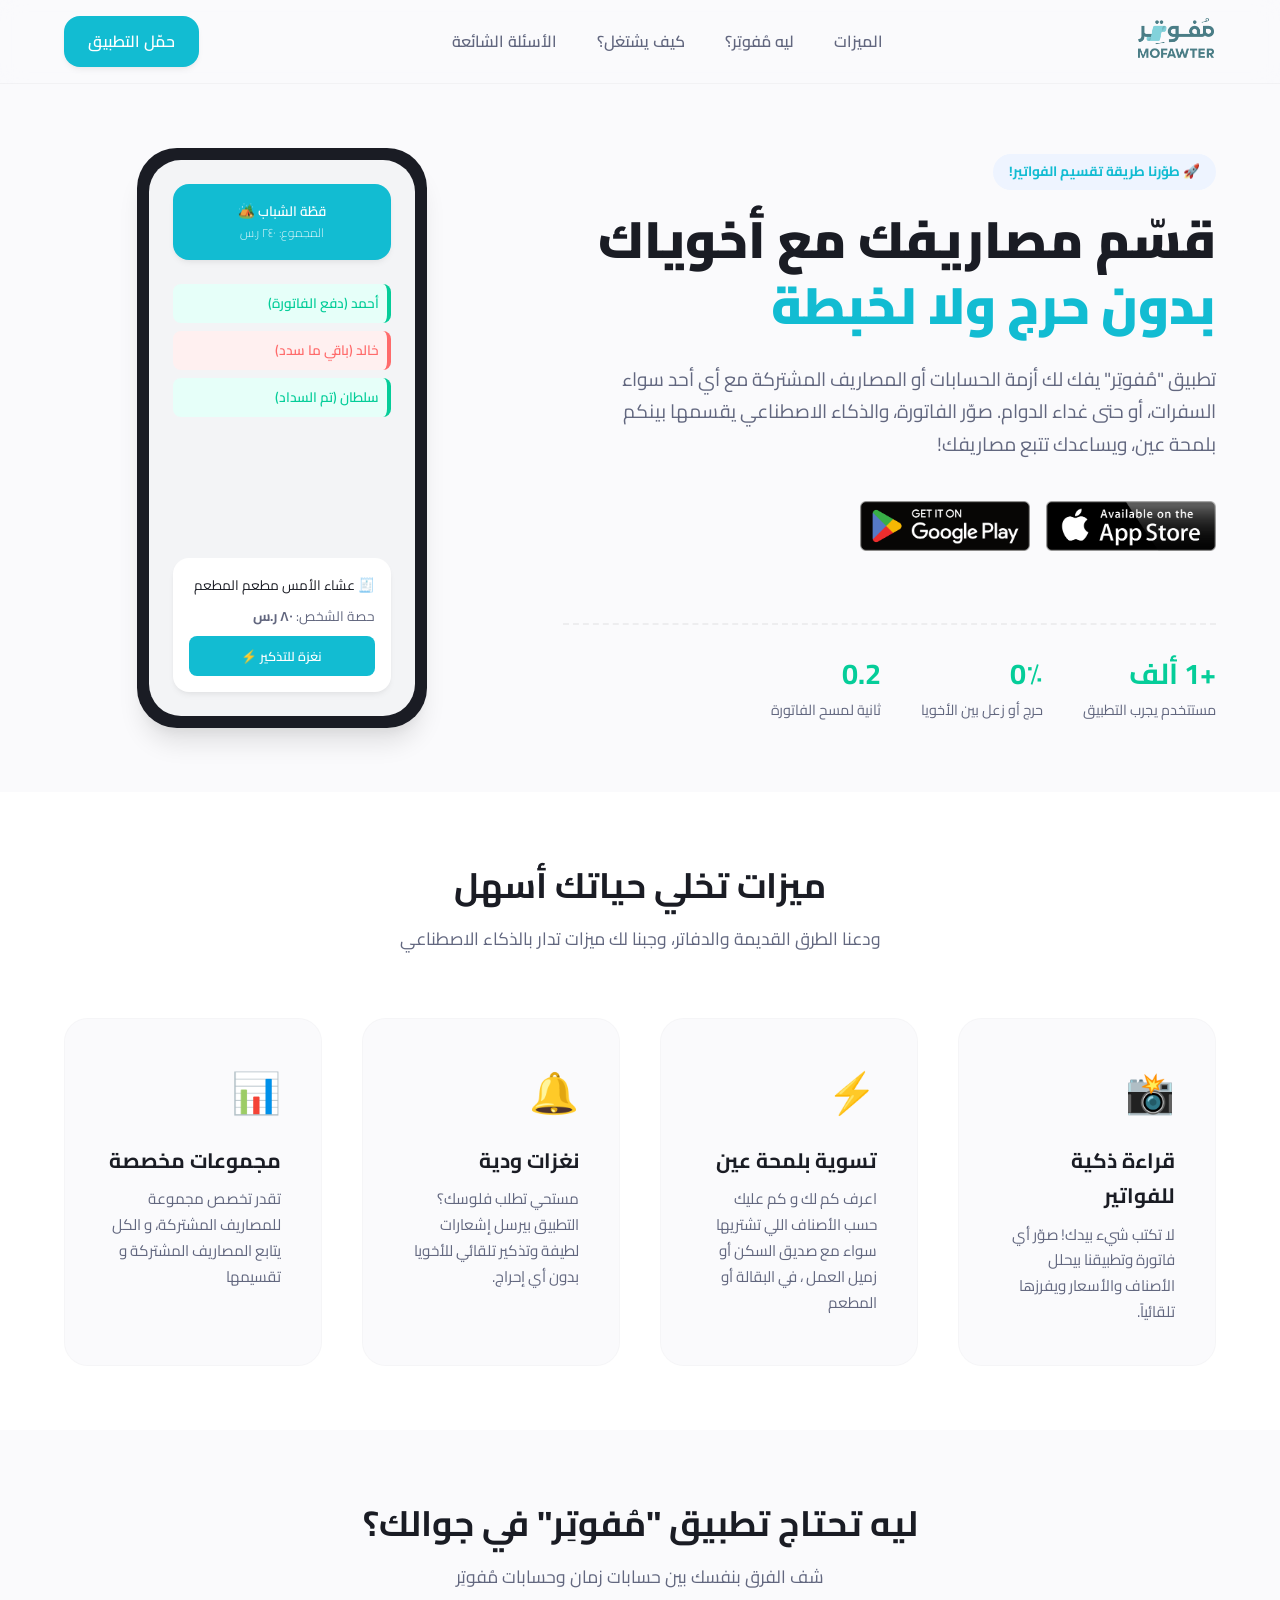
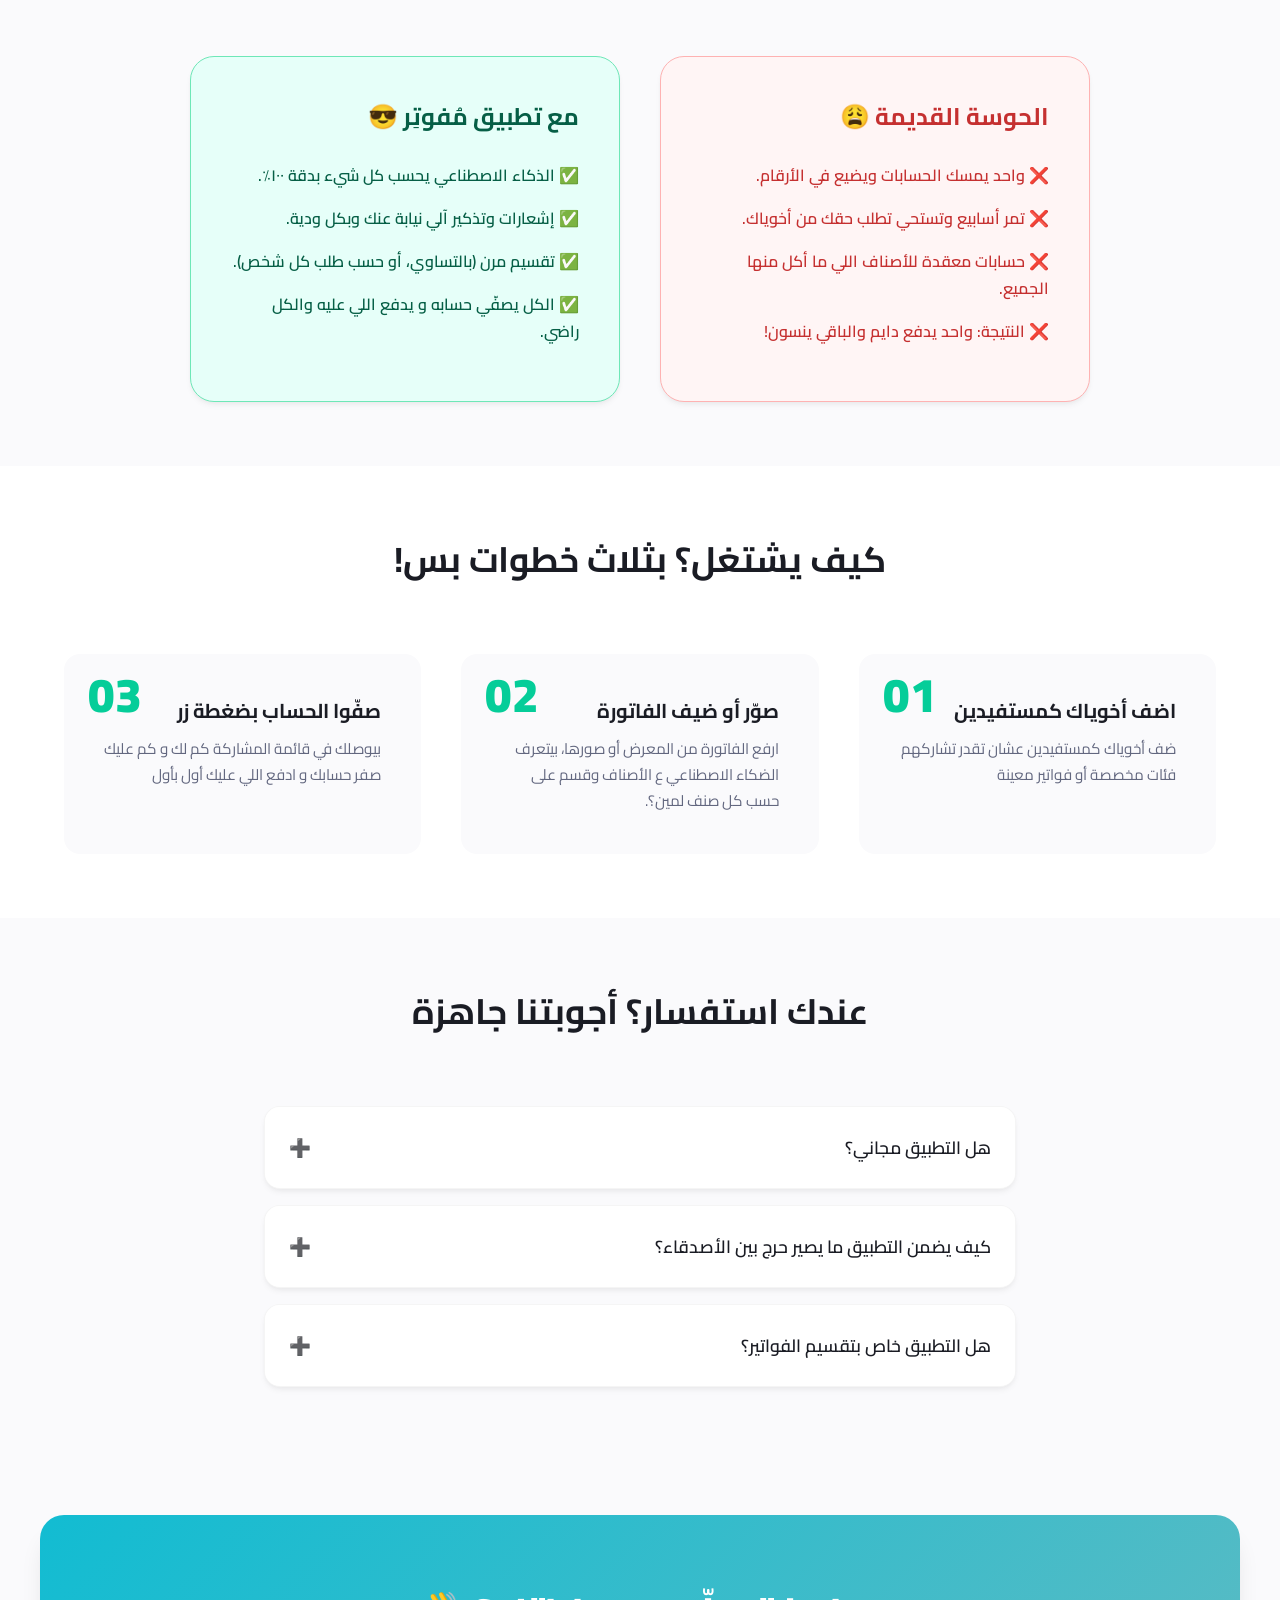
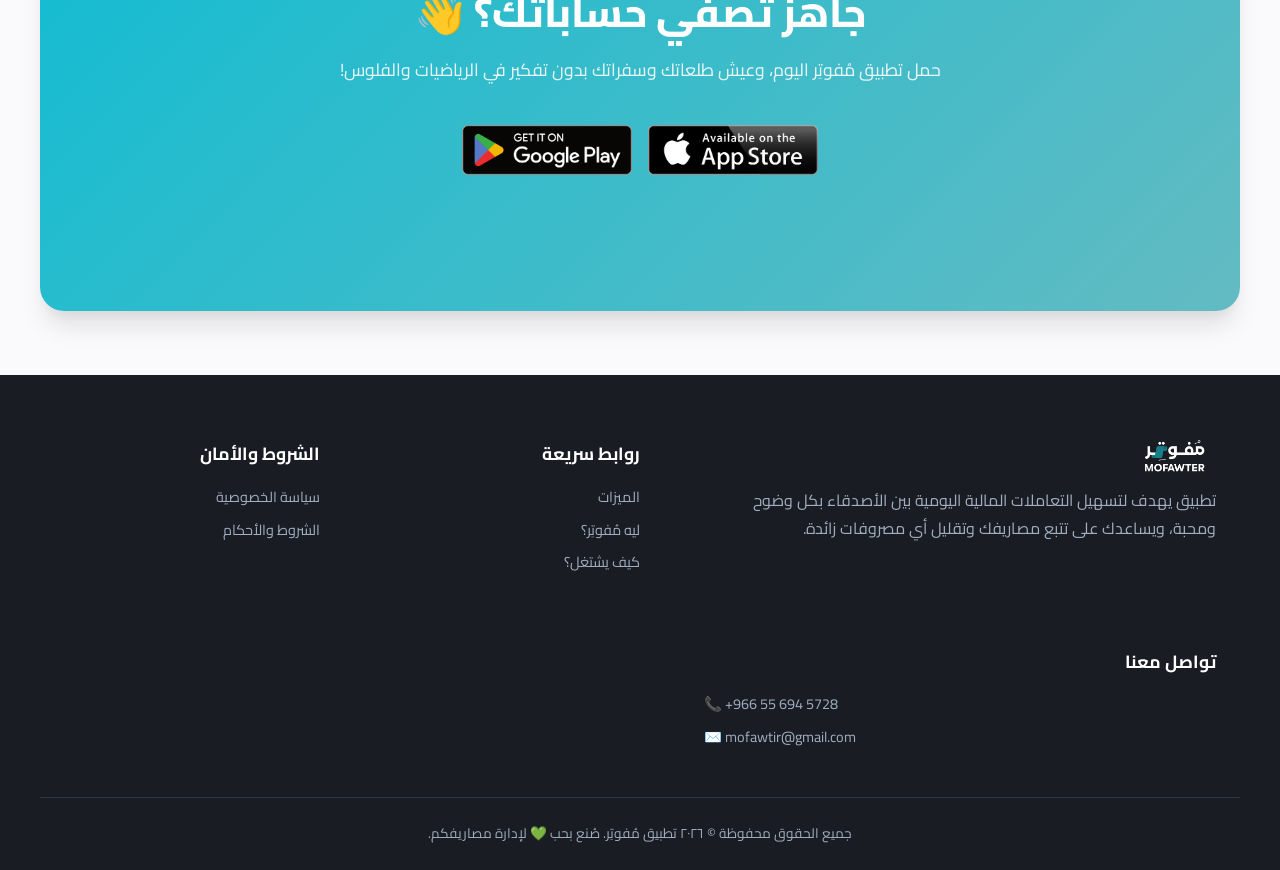
<file: index.html>
<!DOCTYPE html>
<html lang="ar" dir="rtl">
<head>
    <meta charset="UTF-8">
    <meta name="viewport" content="width=device-width, initial-scale=1.0">
    <title>تطبيق مُفوتِر | قسّم مصاريفك بدون احراج ولا لخبطة</title>
    <link rel="preconnect" href="https://fonts.googleapis.com">
    <link rel="preconnect" href="https://fonts.gstatic.com" crossorigin>
    <link href="https://fonts.googleapis.com/css2?family=Cairo:wght@300;400;600;700;900&display=swap" rel="stylesheet">
    <link rel="stylesheet" href="styles.css">
</head>
<body>

    <header class="main-header">
        <div class="container nav-container">
            <div class="logo">
                <span class="logo-icon">
                    <img src="Assets/logo.png" alt="logo" class="logo-img">
                </span>
                <!-- <span class="logo-text">مُفوتِر</span> -->
            </div>
            <nav class="nav-menu" id="navMenu">
                <a href="#features" class="nav-link">الميزات</a>
                <a href="#why-us" class="nav-link">ليه مُفوتِر؟</a>
                <a href="#how-it-works" class="nav-link">كيف يشتغل؟</a>
                <a href="#faq" class="nav-link">الأسئلة الشائعة</a>
                <a href="#download" class="btn btn-primary mobile-cta">حمّل التطبيق الآن</a>
            </nav>
            <div class="nav-actions">
                <a href="#download" class="btn btn-primary desktop-cta">حمّل التطبيق</a>
                <button class="menu-toggle" id="menuToggle" aria-label="قائمة التنقل">
                    <span></span>
                    <span></span>
                    <span></span>
                </button>
            </div>
        </div>
    </header>

    <main>
        <section class="hero-section" id="home">
            <div class="container hero-grid">
                <div class="hero-content reveal">
                    <span class="badge">🚀 طوّرنا طريقة تقسيم الفواتير!</span>
                    <h1 class="hero-title">قسّم مصاريفك مع أخوياك <span class="highlight">بدون حرج ولا لخبطة</span></h1>
                    <p class="hero-subtitle">تطبيق "مُفوتِر" يفك لك أزمة الحسابات أو المصاريف المشتركة مع أي أحد سواء السفرات، أو حتى غداء الدوام. صوّر الفاتورة، والذكاء الاصطناعي يقسمها بينكم بلمحة عين، ويساعدك تتبع مصاريفك!</p>
                    
                    <div class="cta-group">
                        
                        <a href="https://apps.apple.com/sa/app/mofawter-%D9%85-%D9%81%D9%88%D8%AA-%D8%B1/id6749479093" target="_blank" rel="noopener noreferrer">
                            <span class="store-icon">
                            <img src="Assets/AppStore.svg.png" alt="App Store" style="width:170px; height:auto; object-fit:contain;">
                            </span>
                        </a>
                        <a href="https://play.google.com/store/apps/details?id=com.mofawter.app" target="_blank" rel="noopener noreferrer">
                            <span class="store-icon">
                            <img src="Assets/PlayStore.svg.png" alt="Google Play" style="width:170px; height:auto; object-fit:contain;">
                            </span>
                        </a>
                    </div>

                    <div class="hero-stats">
                        <div class="stat-item">
                            <span class="stat-number">+1 ألف</span>
                            <span class="stat-label">مستتخدم يجرب التطبيق </span>
                        </div>
                        <div class="stat-item">
                            <span class="stat-number">0٪</span>
                            <span class="stat-label">حرج أو زعل بين الأخويا</span>
                        </div>
                        <div class="stat-item">
                            <span class="stat-number">0.2</span>
                            <span class="stat-label">ثانية لمسح الفاتورة</span>
                        </div>
                    </div>
                </div>

                <div class="hero-visual reveal">
                    <div class="phone-mockup">
                        <div class="phone-screen">
                            <div class="app-header">
                                <span>قطّة الشباب 🏕️</span>
                                <span class="app-balance">المجموع: ٢٤٠ ر.س</span>
                            </div>
                            <div class="app-users">
                                <div class="user-pill paid">أحمد (دفع الفاتورة)</div>
                                <div class="user-pill pending">خالد (باقي ما سدد)</div>
                                <div class="user-pill paid">سلطان (تم السداد)</div>
                            </div>
                            <div class="app-invoice-card">
                                <div class="invoice-title">🧾 عشاء الأمس مطعم المطعم</div>
                                <div class="invoice-split">حصة الشخص: <strong>٨٠ ر.س</strong></div>
                                <button class="app-action-btn">نغزة للتذكير ⚡</button>
                            </div>
                        </div>
                    </div>
                </div>
            </div>
        </section>

        <section class="features-section" id="features">
            <div class="container">
                <div class="section-header reveal">
                    <h2 class="section-title">ميزات تخلي حياتك أسهل</h2>
                    <p class="section-desc">ودعنا الطرق القديمة والدفاتر، وجبنا لك ميزات تدار بالذكاء الاصطناعي</p>
                </div>

                <div class="features-grid">
                    <div class="feature-card reveal">
                        <div class="feature-icon">📸</div>
                        <h3>قراءة ذكية للفواتير</h3>
                        <p>لا تكتب شيء بيدك! صوّر أي فاتورة وتطبيقنا بيحلل الأصناف والأسعار ويفرزها تلقائياً.</p>
                    </div>
                    <div class="feature-card reveal">
                        <div class="feature-icon">⚡</div>
                        <h3>تسوية بلمحة عين</h3>
                        <p>اعرف كم لك و كم عليك حسب الأصناف اللي تشتريها سواء مع صديق السكن أو زميل العمل ، في البقالة أو المطعم</p>
                    </div>
                    <div class="feature-card reveal">
                        <div class="feature-icon">🔔</div>
                        <h3>نغزات ودية</h3>
                        <p>مستحي تطلب فلوسك؟ التطبيق بيرسل إشعارات لطيفة وتذكير تلقائي للأخويا بدون أي إحراج.</p>
                    </div>
                    <div class="feature-card reveal">
                        <div class="feature-icon">📊</div>
                        <h3>مجموعات مخصصة</h3>
                        <p>تقدر تخصص مجموعة للمصاريف المشتركة، و الكل يتابع المصاريف المشتركة و تقسيمها</p>
                    </div>
                </div>
            </div>
        </section>

        <section class="why-us-section" id="why-us">
            <div class="container">
                <div class="section-header reveal">
                    <h2 class="section-title">ليه تحتاج تطبيق "مُفوتِر" في جوالك؟</h2>
                    <p class="section-desc font-friendly">شف الفرق بنفسك بين حسابات زمان وحسابات مُفوتِر</p>
                </div>

                <div class="comparison-container reveal">
                    <div class="comp-box bad">
                        <h3>الحوسة القديمة 😩</h3>
                        <ul>
                            <li>❌ واحد يمسك الحسابات ويضيع في الأرقام.</li>
                            <li>❌ تمر أسابيع وتستحي تطلب حقك من أخوياك.</li>
                            <li>❌ حسابات معقدة للأصناف اللي ما أكل منها الجميع.</li>
                            <li>❌ النتيجة: واحد يدفع دايم والباقي ينسون!</li>
                        </ul>
                    </div>
                    <div class="comp-box good">
                        <h3>مع تطبيق مُفوتِر 😎</h3>
                        <ul>
                            <li>✅ الذكاء الاصطناعي يحسب كل شيء بدقة ١٠٠٪.</li>
                            <li>✅ إشعارات وتذكير آلي نيابة عنك وبكل ودية.</li>
                            <li>✅ تقسيم مرن (بالتساوي، أو حسب طلب كل شخص).</li>
                            <li>✅ الكل يصفّي حسابه و يدفع اللي عليه والكل راضي.</li>
                        </ul>
                    </div>
                </div>
            </div>
        </section>

        <section class="how-it-works-section" id="how-it-works">
            <div class="container">
                <div class="section-header reveal">
                    <h2 class="section-title">كيف يشتغل؟ بثلاث خطوات بس!</h2>
                </div>

                <div class="steps-grid">
                    <div class="step-card reveal">
                        <div class="step-number">01</div>
                        <h3>اضف أخوياك كمستفيدين</h3>
                        <p>ضف أخوياك كمستفيدين عشان تقدر تشاركهم فئات مخصصة أو فواتير معينة</p>
                    </div>
                    <div class="step-card reveal">
                        <div class="step-number">02</div>
                        <h3>صوّر أو ضيف الفاتورة</h3>
                        <p>ارفع الفاتورة من المعرض أو صورها، بيتعرف الضكاء الاصطناعي ع الأصناف  وقسم على حسب كل صنف لمين؟.</p>
                    </div>
                    <div class="step-card reveal">
                        <div class="step-number">03</div>
                        <h3>صفّوا الحساب بضغطة زر</h3>
                        <p>بيوصلك في قائمة المشاركة كم لك و كم عليك صفر حسابك و ادفع اللي عليك أول بأول</p>
                    </div>
                </div>
            </div>
        </section>

        <section class="faq-section" id="faq">
            <div class="container faq-container">
                <div class="section-header reveal">
                    <h2 class="section-title">عندك استفسار؟ أجوبتنا جاهزة</h2>
                </div>

                <div class="faq-list">
                    <div class="faq-item reveal">
                        <button class="faq-question">هل التطبيق مجاني؟ <span>➕</span></button>
                        <div class="faq-answer">
                            <p>إي نعم! تحميل التطبيق وميزات التقسيم الأساسية والمجموعات مجانية مع رسوم اشتراك لتوزيع بعض الميزات.</p>
                        </div>
                    </div>
                    <div class="faq-item reveal">
                        <button class="faq-question">كيف يضمن التطبيق ما يصير حرج بين الأصدقاء؟ <span>➕</span></button>
                        <div class="faq-answer">
                            <p>التطبيق يعتمد على نظام تقسم الفاتورة حسب الأصناف، بحيث مو مطلوب منك تدفع إلا على الأصناف اللي اخترتها.</p>
                        </div>
                    </div>
                    <div class="faq-item reveal">
                        <button class="faq-question">هل التطبيق خاص بتقسيم الفواتير؟ <span>➕</span></button>
                        <div class="faq-answer">
                            <p>لا، التطبيق يخدمك في تتبع مصاريفك ،وتقسيمها لفئات عشان تضبط مصاريفك بشكل أفضل و تقلل الصرف الزايد اللي مانحس فيه أحيانا</p>
                        </div>
                    </div>
                </div>
            </div>
        </section>

        <section class="download-section" id="download">
            <div class="container download-box reveal">
                <h2>جاهز تصفّي حساباتك؟ 👋</h2>
                <p>حمل تطبيق مُفوتِر اليوم، وعيش طلعاتك وسفراتك بدون تفكير في الرياضيات والفلوس!</p>
                <div class="cta-group center">
                    <a href="https://apps.apple.com/sa/app/mofawter-%D9%85-%D9%81%D9%88%D8%AA-%D8%B1/id6749479093" target="_blank" rel="noopener noreferrer">
                        <span class="store-icon">
                            <img src="Assets/AppStore.svg.png" alt="App Store" style="width:170px; height:auto; object-fit:contain;">
                        </span>
                    </a>
                        <a href="https://play.google.com/store/apps/details?id=com.mofawter.app" target="_blank" rel="noopener noreferrer">
                        <span class="store-icon">
                            <img src="Assets/PlayStore.svg.png" alt="Google Play" style="width:170px; height:auto; object-fit:contain;">
                        </span>
                    </a>
                </div>
            </div>
        </section>
    </main>

    <footer class="main-footer">
        <div class="container footer-grid">
            <div class="footer-brand">
                <span class="logo-icon">
                    <img src="Assets/whitelogo.png" alt="logo" class="logo-img">
                </span>
                <p>تطبيق يهدف لتسهيل التعاملات المالية اليومية بين الأصدقاء بكل وضوح ومحبة، ويساعدك على تتبع مصاريفك وتقليل أي مصروفات زائدة.</p>
            </div>
            <div class="footer-links">
                <h4>روابط سريعة</h4>
                <a href="#features">الميزات</a>
                <a href="#why-us">ليه مُفوتِر؟</a>
                <a href="#how-it-works">كيف يشتغل؟</a>
            </div>
            <div class="footer-legal">
                <h4>الشروط والأمان</h4>
                <a href="https://www.companymbf.org/privacy.html" target="_blank" rel="noopener noreferrer">سياسة الخصوصية</a>
                <a href="https://www.companymbf.org/terms.html" target="_blank" rel="noopener noreferrer">الشروط والأحكام</a>
                <!-- <a href="#">اتصل بنا</a> -->
            </div>
            <div class="footer-contact">
            <h4>تواصل معنا</h4>
            <a href="tel:+966556945728" class="footer-contact-link" dir="ltr">📞 +966 55 694 5728</a>
            <a href="mailto:mofawtir@gmail.com" class="footer-contact-link">✉️ mofawtir@gmail.com</a>
        </div>
        </div>
        <div class="footer-bottom">
            <p>جميع الحقوق محفوظة © ٢٠٢٦ تطبيق مُفوتِر. صُنع بحب 💚 لإدارة مصاريفكم.</p>
        </div>
    </footer>

    <script src="script.js"></script>
</body>
</html>
</file>
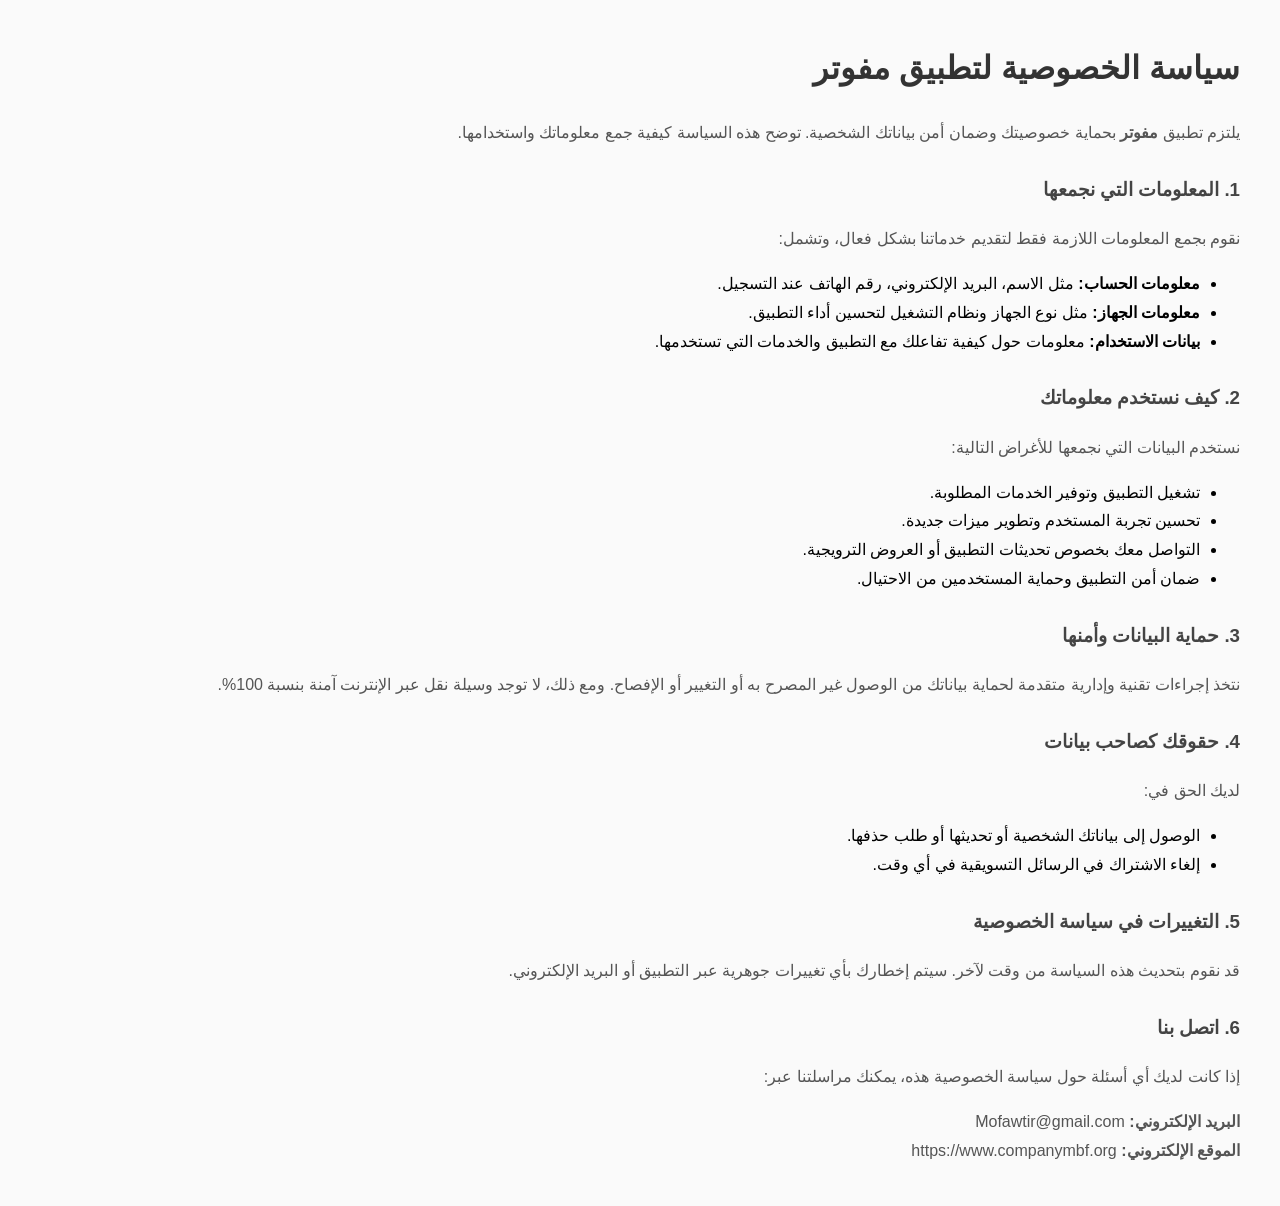
<file: privacy.html>
<!DOCTYPE html>
<html lang="ar" dir="rtl">
<head>
<meta charset="UTF-8">
<title>سياسة الخصوصية – مفوتر</title>
<style>
    body { font-family: "Tahoma", sans-serif; line-height: 1.8; margin: 40px; background: #fafafa; }
    h1 { color: #333; }
    h3 { color: #444; margin-top: 25px; }
    p { color: #555; }
</style>
</head>
<body>

<h1>سياسة الخصوصية لتطبيق مفوتر</h1>

<p>يلتزم تطبيق <strong>مفوتر</strong> بحماية خصوصيتك وضمان أمن بياناتك الشخصية. توضح هذه السياسة كيفية جمع معلوماتك واستخدامها.</p>

<h3>1. المعلومات التي نجمعها</h3>
<p>نقوم بجمع المعلومات اللازمة فقط لتقديم خدماتنا بشكل فعال، وتشمل:</p>
<ul>
    <li><strong>معلومات الحساب:</strong> مثل الاسم، البريد الإلكتروني، رقم الهاتف عند التسجيل.</li>
    <li><strong>معلومات الجهاز:</strong> مثل نوع الجهاز ونظام التشغيل لتحسين أداء التطبيق.</li>
    <li><strong>بيانات الاستخدام:</strong> معلومات حول كيفية تفاعلك مع التطبيق والخدمات التي تستخدمها.</li>
</ul>

<h3>2. كيف نستخدم معلوماتك</h3>
<p>نستخدم البيانات التي نجمعها للأغراض التالية:</p>
<ul>
    <li>تشغيل التطبيق وتوفير الخدمات المطلوبة.</li>
    <li>تحسين تجربة المستخدم وتطوير ميزات جديدة.</li>
    <li>التواصل معك بخصوص تحديثات التطبيق أو العروض الترويجية.</li>
    <li>ضمان أمن التطبيق وحماية المستخدمين من الاحتيال.</li>
</ul>

<h3>3. حماية البيانات وأمنها</h3>
<p>نتخذ إجراءات تقنية وإدارية متقدمة لحماية بياناتك من الوصول غير المصرح به أو التغيير أو الإفصاح. ومع ذلك، لا توجد وسيلة نقل عبر الإنترنت آمنة بنسبة 100%.</p>

<h3>4. حقوقك كصاحب بيانات</h3>
<p>لديك الحق في:</p>
<ul>
    <li>الوصول إلى بياناتك الشخصية أو تحديثها أو طلب حذفها.</li>
    <li>إلغاء الاشتراك في الرسائل التسويقية في أي وقت.</li>
</ul>

<h3>5. التغييرات في سياسة الخصوصية</h3>
<p>قد نقوم بتحديث هذه السياسة من وقت لآخر. سيتم إخطارك بأي تغييرات جوهرية عبر التطبيق أو البريد الإلكتروني.</p>

<h3>6. اتصل بنا</h3>
<p>إذا كانت لديك أي أسئلة حول سياسة الخصوصية هذه، يمكنك مراسلتنا عبر:</p>
<p><strong>البريد الإلكتروني:</strong> Mofawtir@gmail.com<br>
<strong>الموقع الإلكتروني:</strong> https://www.companymbf.org</p>

</body>
</html>
</file>
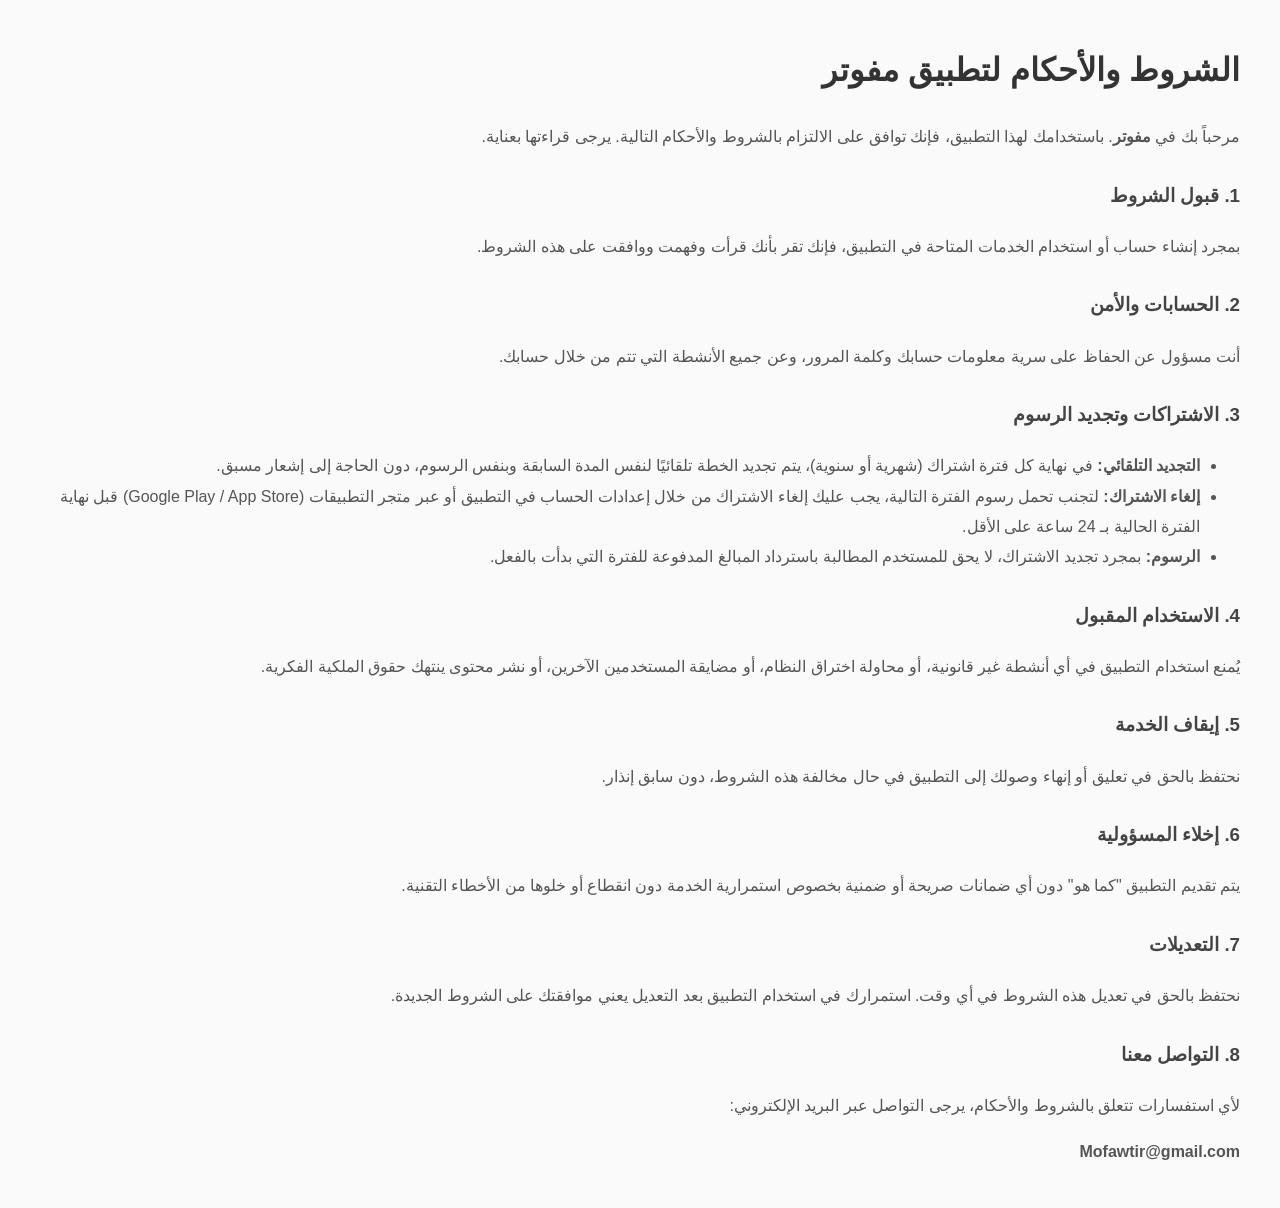
<file: terms.html>
<!DOCTYPE html>
<html lang="ar" dir="rtl">
<head>
<meta charset="UTF-8">
<title>الشروط والأحكام – مفوتر</title>
<style>
    body { font-family: "Tahoma", sans-serif; line-height: 1.9; margin: 40px; background: #fafafa; }
    h1 { color: #333; }
    h3 { color: #444; margin-top: 25px; }
    p, li { color: #555; }
</style>
</head>
<body>

<h1>الشروط والأحكام لتطبيق مفوتر</h1>

<p>مرحباً بك في <strong>مفوتر</strong>. باستخدامك لهذا التطبيق، فإنك توافق على الالتزام بالشروط والأحكام التالية. يرجى قراءتها بعناية.</p>

<h3>1. قبول الشروط</h3>
<p>بمجرد إنشاء حساب أو استخدام الخدمات المتاحة في التطبيق، فإنك تقر بأنك قرأت وفهمت ووافقت على هذه الشروط.</p>

<h3>2. الحسابات والأمن</h3>
<p>أنت مسؤول عن الحفاظ على سرية معلومات حسابك وكلمة المرور، وعن جميع الأنشطة التي تتم من خلال حسابك.</p>

<h3>3. الاشتراكات وتجديد الرسوم</h3>
<ul>
    <li><strong>التجديد التلقائي:</strong> في نهاية كل فترة اشتراك (شهرية أو سنوية)، يتم تجديد الخطة تلقائيًا لنفس المدة السابقة وبنفس الرسوم، دون الحاجة إلى إشعار مسبق.</li>
    <li><strong>إلغاء الاشتراك:</strong> لتجنب تحمل رسوم الفترة التالية، يجب عليك إلغاء الاشتراك من خلال إعدادات الحساب في التطبيق أو عبر متجر التطبيقات (Google Play / App Store) قبل نهاية الفترة الحالية بـ 24 ساعة على الأقل.</li>
    <li><strong>الرسوم:</strong> بمجرد تجديد الاشتراك، لا يحق للمستخدم المطالبة باسترداد المبالغ المدفوعة للفترة التي بدأت بالفعل.</li>
</ul>

<h3>4. الاستخدام المقبول</h3>
<p>يُمنع استخدام التطبيق في أي أنشطة غير قانونية، أو محاولة اختراق النظام، أو مضايقة المستخدمين الآخرين، أو نشر محتوى ينتهك حقوق الملكية الفكرية.</p>

<h3>5. إيقاف الخدمة</h3>
<p>نحتفظ بالحق في تعليق أو إنهاء وصولك إلى التطبيق في حال مخالفة هذه الشروط، دون سابق إنذار.</p>

<h3>6. إخلاء المسؤولية</h3>
<p>يتم تقديم التطبيق "كما هو" دون أي ضمانات صريحة أو ضمنية بخصوص استمرارية الخدمة دون انقطاع أو خلوها من الأخطاء التقنية.</p>

<h3>7. التعديلات</h3>
<p>نحتفظ بالحق في تعديل هذه الشروط في أي وقت. استمرارك في استخدام التطبيق بعد التعديل يعني موافقتك على الشروط الجديدة.</p>

<h3>8. التواصل معنا</h3>
<p>لأي استفسارات تتعلق بالشروط والأحكام، يرجى التواصل عبر البريد الإلكتروني:</p>
<p><strong>Mofawtir@gmail.com</strong></p>

</body>
</html>
</file>
<file: styles.css>
/* ==========================================================================
   1. تعريف المتغيرات والـ :root (أسلوب التصميم العصري والشبابي)
   ========================================================================== */
:root {
    /* الألوان الأساسية والثانوية مستوحاة من ثيمات الـ Fintech الجذابة */
    --primary-color: #12bcd2;       /* بنفسجي حيوي مريح للعين */
    --primary-dark: #63bbc2;
    --primary-light: #eef4ff;
    --accent-color: #05CD99;        /* أخضر نعناعي يرمز للمال والسرعة */
    --accent-light: #E6FFF9;
    --warning-color: #FF6B6B;       /* مرجاني للتحذيرات والحوسة القديمة */
    
    /* ألوان الخلفيات والنصوص */
    --bg-main: #FAFAFC;
    --bg-white: #FFFFFF;
    --text-main: #1A1C24;
    --text-muted: #62677F;
    
    /* مقاييس المسافات (Spacing Scale) */
    --space-xs: 0.5rem;
    --space-sm: 1rem;
    --space-md: 1.5rem;
    --space-lg: 2.5rem;
    --space-xl: 4rem;

    /* الحواف الدائرية (Border Radius) على طريقة Notion & Revolut */
    --radius-sm: 8px;
    --radius-md: 16px;
    --radius-lg: 24px;
    --radius-full: 9999px;

    /* تظليل العناصر لعناية الـ UX */
    --shadow-sm: 0 4px 6px -1px rgba(0, 0, 0, 0.05), 0 2px 4px -1px rgba(0, 0, 0, 0.03);
    --shadow-md: 0 10px 15px -3px rgba(93, 95, 239, 0.08), 0 4px 6px -2px rgba(93, 95, 239, 0.04);
    --shadow-lg: 0 20px 25px -5px rgba(0, 0, 0, 0.1), 0 10px 10px -5px rgba(0, 0, 0, 0.04);

    /* توقيت الانتقالات الحركية (Micro-interactions) */
    --transition-smooth: cubic-bezier(0.4, 0, 0.2, 1);
    --duration-fast: 0.2s;
    --duration-normal: 0.4s;
}

/* ==========================================================================
   2. إعدادات تصفير وتجهيز الصفحة الأساسية
   ========================================================================== */
*, *::before, *::after {
    box-sizing: border-box;
    margin: 0;
    padding: 0;
}

html {
    font-family: 'Cairo', sans-serif;
    font-size: 16px;
    scroll-behavior: smooth;
    background-color: var(--bg-main);
    color: var(--text-main);
}

body {
    overflow-x: hidden;
    line-height: 1.7;
}

a {
    text-decoration: none;
    color: inherit;
    transition: all var(--duration-fast) var(--transition-smooth);
}

button {
    font-family: 'Cairo', sans-serif;
    border: none;
    background: none;
    cursor: pointer;
}

/* الحاويات العامة ومحاذاة Grid */
.container {
    width: 100%;
    max-width: 1200px;
    margin: 0 auto;
    padding: 0 var(--space-md);
}

/* ==========================================================================
   3. تصميم الكتل المكررة والأزرار الـ UI Components
   ========================================================================== */
.btn {
    display: inline-flex;
    align-items: center;
    justify-content: center;
    padding: 0.75rem var(--space-md);
    font-weight: 600;
    border-radius: var(--radius-md);
    transition: all var(--duration-fast) var(--transition-smooth);
}

.btn-primary {
    background-color: var(--primary-color);
    color: var(--bg-white);
    box-shadow: var(--shadow-sm);
}

.btn-primary:hover {
    background-color: var(--primary-dark);
    transform: translateY(-2px);
    box-shadow: var(--shadow-md);
}

/* أزرار المتاجر الذكية للتطبيق */
/* .app-btn {
    display: inline-flex;
    align-items: center;
    gap: var(--space-xs);
    background-color: var(--text-main);
    color: var(--bg-white);
    padding: 0.6rem var(--space-md);
    border-radius: var(--radius-md);
    min-width: 160px;
    transition: all var(--duration-fast) var(--transition-smooth);
} */

.app-btn:hover {
    transform: scale(1.03);
}

.app-btn.white {
    /* background-color: var(--bg-white); */
    color: var(--text-main);
}





/* الشارات والنصوص التمهيدية للسكشنز */
.badge {
    display: inline-block;
    background-color: var(--primary-light);
    color: var(--primary-color);
    padding: 0.4rem var(--space-sm);
    border-radius: var(--radius-full);
    font-size: 0.85rem;
    font-weight: 700;
    margin-bottom: var(--space-sm);
}

.section-header {
    text-align: center;
    margin-bottom: var(--space-xl);
}

.section-title {
    font-size: 2.2rem;
    font-weight: 700;
    color: var(--text-main);
}

.section-desc {
    color: var(--text-muted);
    font-size: 1.1rem;
    margin-top: var(--space-xs);
}

/* ==========================================================================
   4. الهيدر وشريط التنقل (Responsive Header)
   ========================================================================== */
.main-header {
    position: sticky;
    top: 0;
    background-color: rgba(250, 250, 252, 0.85);
    backdrop-filter: blur(12px);
    z-index: 1000;
    border-bottom: 1px solid rgba(0,0,0,0.03);
    padding: var(--space-sm) 0;
}

.nav-container {
    display: flex;
    align-items: center;
    justify-content: space-between;
}

.logo {
    display: flex;
    align-items: center;
    gap: var(--space-xs);
}

.logo-icon .logo-img {
  width: 80px;   /* غيري الرقم حسب الحجم المناسب */
  height: 40px;  /* يفضل نفس القيمة لو تبينه مربع */
  object-fit: contain; /* يمنع التشويه */
}


.nav-menu {
    display: flex;
    align-items: center;
    gap: var(--space-lg);
}

.nav-link {
    font-weight: 600;
    color: var(--text-muted);
}

.nav-link:hover {
    color: var(--primary-color);
}

.nav-actions {
    display: flex;
    align-items: center;
    gap: var(--space-sm);
}

.mobile-cta {
    display: none;
}

/* زر القائمة للجوال */
.menu-toggle {
    display: none;
    flex-direction: column;
    gap: 6px;
    width: 30px;
    z-index: 101;
}

.menu-toggle span {
    display: block;
    width: 100%;
    height: 3px;
    background-color: var(--text-main);
    border-radius: var(--radius-full);
    transition: all var(--duration-fast);
}

/* ==========================================================================
   5. قسم الهيرو الرئيسي (Hero Section Layout)
   ========================================================================== */
.hero-section {
    padding: var(--space-xl) 0;
    overflow: hidden;
}

.hero-grid {
    display: grid;
    grid-template-columns: 1.2fr 0.8fr;
    gap: var(--space-xl);
    align-items: center;
}

.hero-title {
    font-size: 3.2rem;
    font-weight: 900;
    line-height: 1.3;
    margin-bottom: var(--space-md);
}

.hero-title .highlight {
    color: var(--primary-color);
    position: relative;
    display: inline-block;
}

.hero-subtitle {
    font-size: 1.2rem;
    color: var(--text-muted);
    margin-bottom: var(--space-lg);
    max-width: 600px;
}

.cta-group {
    display: flex;
    gap: var(--space-sm);
    flex-wrap: wrap;
    margin-bottom: var(--space-xl);
}

.hero-stats {
    display: flex;
    gap: var(--space-lg);
    border-top: 2px dashed rgba(0,0,0,0.05);
    padding-top: var(--space-md);
}

.stat-item {
    display: flex;
    flex-direction: column;
}

.stat-number {
    font-size: 1.8rem;
    font-weight: 700;
    color: var(--accent-color);
}

.stat-label {
    font-size: 0.9rem;
    color: var(--text-muted);
}

/* محاكاة الجوال التفاعلية عبر CSS */
.phone-mockup {
    width: 290px;
    height: 580px;
    background-color: var(--text-main);
    border-radius: 40px;
    padding: 12px;
    margin: 0 auto;
    box-shadow: var(--shadow-lg);
    position: relative;
}

.phone-screen {
    width: 100%;
    height: 100%;
    background-color: #F3F4F6;
    border-radius: 32px;
    overflow: hidden;
    display: flex;
    flex-direction: column;
    padding: var(--space-md);
    font-size: 0.85rem;
}

.app-header {
    background-color: var(--primary-color);
    color: var(--bg-white);
    padding: var(--space-sm);
    border-radius: var(--radius-md);
    text-align: center;
    font-weight: 600;
    box-shadow: var(--shadow-sm);
}

.app-balance {
    display: block;
    font-size: 0.75rem;
    font-weight: 300;
    opacity: 0.9;
}

.app-users {
    display: flex;
    flex-direction: column;
    gap: var(--space-xs);
    margin: var(--space-md) 0;
}

.user-pill {
    padding: 0.5rem;
    border-radius: var(--radius-sm);
    font-weight: 600;
}

.user-pill.paid {
    background-color: var(--accent-light);
    color: var(--accent-color);
    border-right: 4px solid var(--accent-color);
}

.user-pill.pending {
    background-color: #FFF0F0;
    color: var(--warning-color);
    border-right: 4px solid var(--warning-color);
}

.app-invoice-card {
    background: var(--bg-white);
    padding: var(--space-sm);
    border-radius: var(--radius-md);
    margin-top: auto;
    box-shadow: var(--shadow-sm);
}

.invoice-split {
    margin: var(--space-xs) 0;
    color: var(--text-muted);
}

.app-action-btn {
    width: 100%;
    background-color: var(--primary-color);
    color: var(--bg-white);
    padding: 0.5rem;
    border-radius: var(--radius-sm);
    font-weight: 600;
    font-size: 0.8rem;
    transition: opacity var(--duration-fast);
}

.app-action-btn:hover {
    opacity: 0.9;
}

/* ==========================================================================
   6. قسم الميزات (Features Grid)
   ========================================================================== */
.features-section {
    padding: var(--space-xl) 0;
    background-color: var(--bg-white);
}

.features-grid {
    display: grid;
    grid-template-columns: repeat(auto-fit, minmax(250px, 1fr));
    gap: var(--space-lg);
}

.feature-card {
    padding: var(--space-lg);
    background-color: var(--bg-main);
    border-radius: var(--radius-lg);
    border: 1px solid rgba(0, 0, 0, 0.02);
    transition: all var(--duration-normal) var(--transition-smooth);
}

.feature-card:hover {
    transform: translateY(-8px);
    box-shadow: var(--shadow-md);
    border-color: var(--primary-light);
}

.feature-icon {
    font-size: 2.5rem;
    margin-bottom: var(--space-sm);
}

.feature-card h3 {
    font-size: 1.3rem;
    font-weight: 700;
    margin-bottom: var(--space-xs);
}

.feature-card p {
    color: var(--text-muted);
    font-size: 0.95rem;
}

/* ==========================================================================
   7. قسم مقارنة قبل وبعد (Why Us Section)
   ========================================================================== */
.why-us-section {
    padding: var(--space-xl) 0;
}

.comparison-container {
    display: grid;
    grid-template-columns: 1fr 1fr;
    gap: var(--space-lg);
    max-width: 900px;
    margin: 0 auto;
}

.comp-box {
    padding: var(--space-lg);
    border-radius: var(--radius-lg);
    box-shadow: var(--shadow-sm);
}

.comp-box h3 {
    font-size: 1.5rem;
    margin-bottom: var(--space-md);
}

.comp-box ul {
    list-style: none;
}

.comp-box li {
    margin-bottom: var(--space-sm);
    font-weight: 600;
}

.comp-box.bad {
    background-color: #FFF5F5;
    color: #C53030;
    border: 1px solid #FEB2B2;
}

.comp-box.good {
    background-color: var(--accent-light);
    color: #065F46;
    border: 1px solid #6EE7B7;
}

/* ==========================================================================
   8. خطوات العمل (How It Works Steps)
   ========================================================================== */
.how-it-works-section {
    padding: var(--space-xl) 0;
    background-color: var(--bg-white);
}

.steps-grid {
    display: grid;
    grid-template-columns: repeat(auto-fit, minmax(280px, 1fr));
    gap: var(--space-lg);
}

.step-card {
    position: relative;
    padding: var(--space-lg);
    background-color: var(--bg-main);
    border-radius: var(--radius-md);
}

.step-number {
    font-size: 3rem;
    font-weight: 900;
    color: var(--accent-color);
    position: absolute;
    top: var(--space-sm);
    left: var(--space-md);
    line-height: 1;
}

.step-card h3 {
    font-size: 1.25rem;
    margin-bottom: var(--space-xs);
    position: relative;
    z-index: 1;
}

.step-card p {
    color: var(--text-muted);
    font-size: 0.95rem;
    position: relative;
    z-index: 1;
}

/* ==========================================================================
   9. الأسئلة الشائعة والـ Accordion
   ========================================================================== */
.faq-section { padding: var(--space-xl) 0; }
.faq-container { max-width: 800px; }
.faq-list { display: flex; flex-direction: column; gap: var(--space-sm); }

.faq-item {
    background-color: var(--bg-white);
    border-radius: var(--radius-md);
    box-shadow: var(--shadow-sm);
    overflow: hidden;
    border: 1px solid rgba(0,0,0,0.04);
}

.faq-question {
    width: 100%;
    display: flex;
    justify-content: space-between;
    align-items: center;
    padding: var(--space-md);
    font-size: 1.1rem;
    font-weight: 600;
    text-align: right;
    color: var(--text-main);
    background-color: var(--bg-white); /* يضمن بقاء السؤال مرئياً دائماً خلفية بيضاء */
    cursor: pointer;
    transition: background-color var(--duration-fast);
}

.faq-question:hover {
    background-color: var(--primary-light);
}

.faq-icon {
    font-size: 1rem;
    color: var(--primary-color);
    transition: transform var(--duration-normal) var(--transition-smooth);
    display: inline-block;
}

/* الإجابة تبدأ مخفية كلياً بارتفاع صفر */
.faq-answer {
    max-height: 0;
    overflow: hidden;
    transition: max-height var(--duration-normal) var(--transition-smooth);
    background-color: rgba(93, 95, 239, 0.01);
}

.faq-answer p {
    padding: var(--space-md);
    color: var(--text-muted);
    font-size: 0.95rem;
    border-top: 1px solid rgba(0,0,0,0.02);
}

/* كلاس مخصص ومحمي للفتح والإغلاق عند النقر فقط */
.faq-item.faq-expanded .faq-answer {
    max-height: 300px; /* ينسدل بسلاسة لإظهار المحتوى */
}

.faq-item.faq-expanded .faq-icon {
    transform: rotate(45deg); /* يدير علامة الزائد لتتحول إلى (X) عند الفتح */
}

/* ==========================================================================
   10. صندوق التحميل النهائي والفوتر
   ========================================================================== */
.download-section {
    padding: var(--space-xl) 0;
}

.download-box {
    background: linear-gradient(135deg, var(--primary-color) 0%, var(--primary-dark) 100%);
    color: var(--bg-white);
    padding: var(--space-xl) var(--space-md);
    border-radius: var(--radius-lg);
    text-align: center;
    box-shadow: var(--shadow-lg);
}

.download-box h2 {
    font-size: 2.5rem;
    font-weight: 800;
    margin-bottom: var(--space-xs);
}

.download-box p {
    font-size: 1.1rem;
    opacity: 0.9;
    margin-bottom: var(--space-lg);
}

.cta-group.center {
    justify-content: center;
}

/* الفوتر */



.main-footer {
    background-color: var(--text-main);
    color: #A0AEC0;
    padding: var(--space-xl) 0 var(--space-md);
}

.footer-grid {
    display: grid;
    grid-template-columns: 2fr 1fr 1fr;
    gap: var(--space-xl);
    padding-bottom: var(--space-lg);
    border-bottom: 1px solid #2D3748;
}


.footer-brand .logo-text {
    color: var(--bg-white);
    margin-bottom: var(--space-xs);
    display: block;
} 

.footer-grid h4 {
    color: var(--bg-white);
    margin-bottom: var(--space-sm);
    font-size: 1.1rem;
}

.footer-grid a {
    display: block;
    margin-bottom: var(--space-xs);
    font-size: 0.9rem;
}

.footer-grid a:hover {
    color: var(--primary-color);
}

.footer-bottom {
    text-align: center;
    padding-top: var(--space-md);
    font-size: 0.85rem;
}
.footer-bottom { 
    text-align: center; 
    padding-top: var(--space-md); 
    font-size: 0.85rem; 
}
.footer-contact-link {
    direction: ltr; /* يضمن ظهور رقم الجوال بشكل صحيح من اليسار لليمين */
    text-align: right; /* يحاذي النص لليمين ليتناسق مع الموقع العربي */
    display: flex !important;
    align-items: center;
    gap: 8px;
}
/* ==========================================================================
   11. الأنيميشن عند السكرول والتجاوب (Scroll Reveal & Responsive)
   ========================================================================== */
.reveal {
    opacity: 0;
    transform: translateY(30px);
    transition: opacity 0.6s ease-out, transform 0.6s ease-out;
}

.reveal.active {
    opacity: 1;
    transform: translateY(0);
}
.reveal.reveal-active {
    opacity: 1;
    transform: translateY(0);
}
/* مممنؤئتسهتخيكشستي */

/* الشاشات المتوسطة والأجهزة المحمولة */
@media (max-width: 992px) {
    .hero-grid {
        grid-template-columns: 1fr;
        text-align: center;
    }
    
    .hero-subtitle {
        margin-left: auto;
        margin-right: auto;
    }

    .cta-group {
        justify-content: center;
    }

    .hero-stats {
        justify-content: center;
    }

    .comparison-container {
        grid-template-columns: 1fr;
    }

    .menu-toggle {
        display: flex;
    }

    /* تحويل المنيو إلى منيو جوال منزلق */
    .nav-menu {
        position: fixed;
        top: 0;
        right: -100%;
        width: 80%;
        max-width: 320px;
        height: 100vh;
        background-color: var(--bg-white);
        box-shadow: var(--shadow-lg);
        flex-direction: column;
        padding: var(--space-xl) var(--space-md);
        align-items: flex-start;
        transition: right var(--duration-normal) var(--transition-smooth);
        z-index: 100;
    }

    .nav-menu.active {
        right: 0;
    }

    .desktop-cta {
        display: none;
    }

    .mobile-cta {
        display: inline-flex;
        width: 100%;
        margin-top: var(--space-md);
    }

    /* تفاعل زر الهامبرغر مع الفتح */
    .menu-toggle.active span:nth-child(1) {
        transform: translateY(9px) rotate(45deg);
    }
    .menu-toggle.active span:nth-child(2) {
        opacity: 0;
    }
    .menu-toggle.active span:nth-child(3) {
        transform: translateY(-9px) rotate(-45deg);
    }

    .footer-grid {
        grid-template-columns: 1fr;
        gap: var(--space-lg);
    }
}

@media (max-width: 576px) {
    .hero-title {
        font-size: 2.2rem;
    }
    .section-title {
        font-size: 1.8rem;
    }
}
</file>
